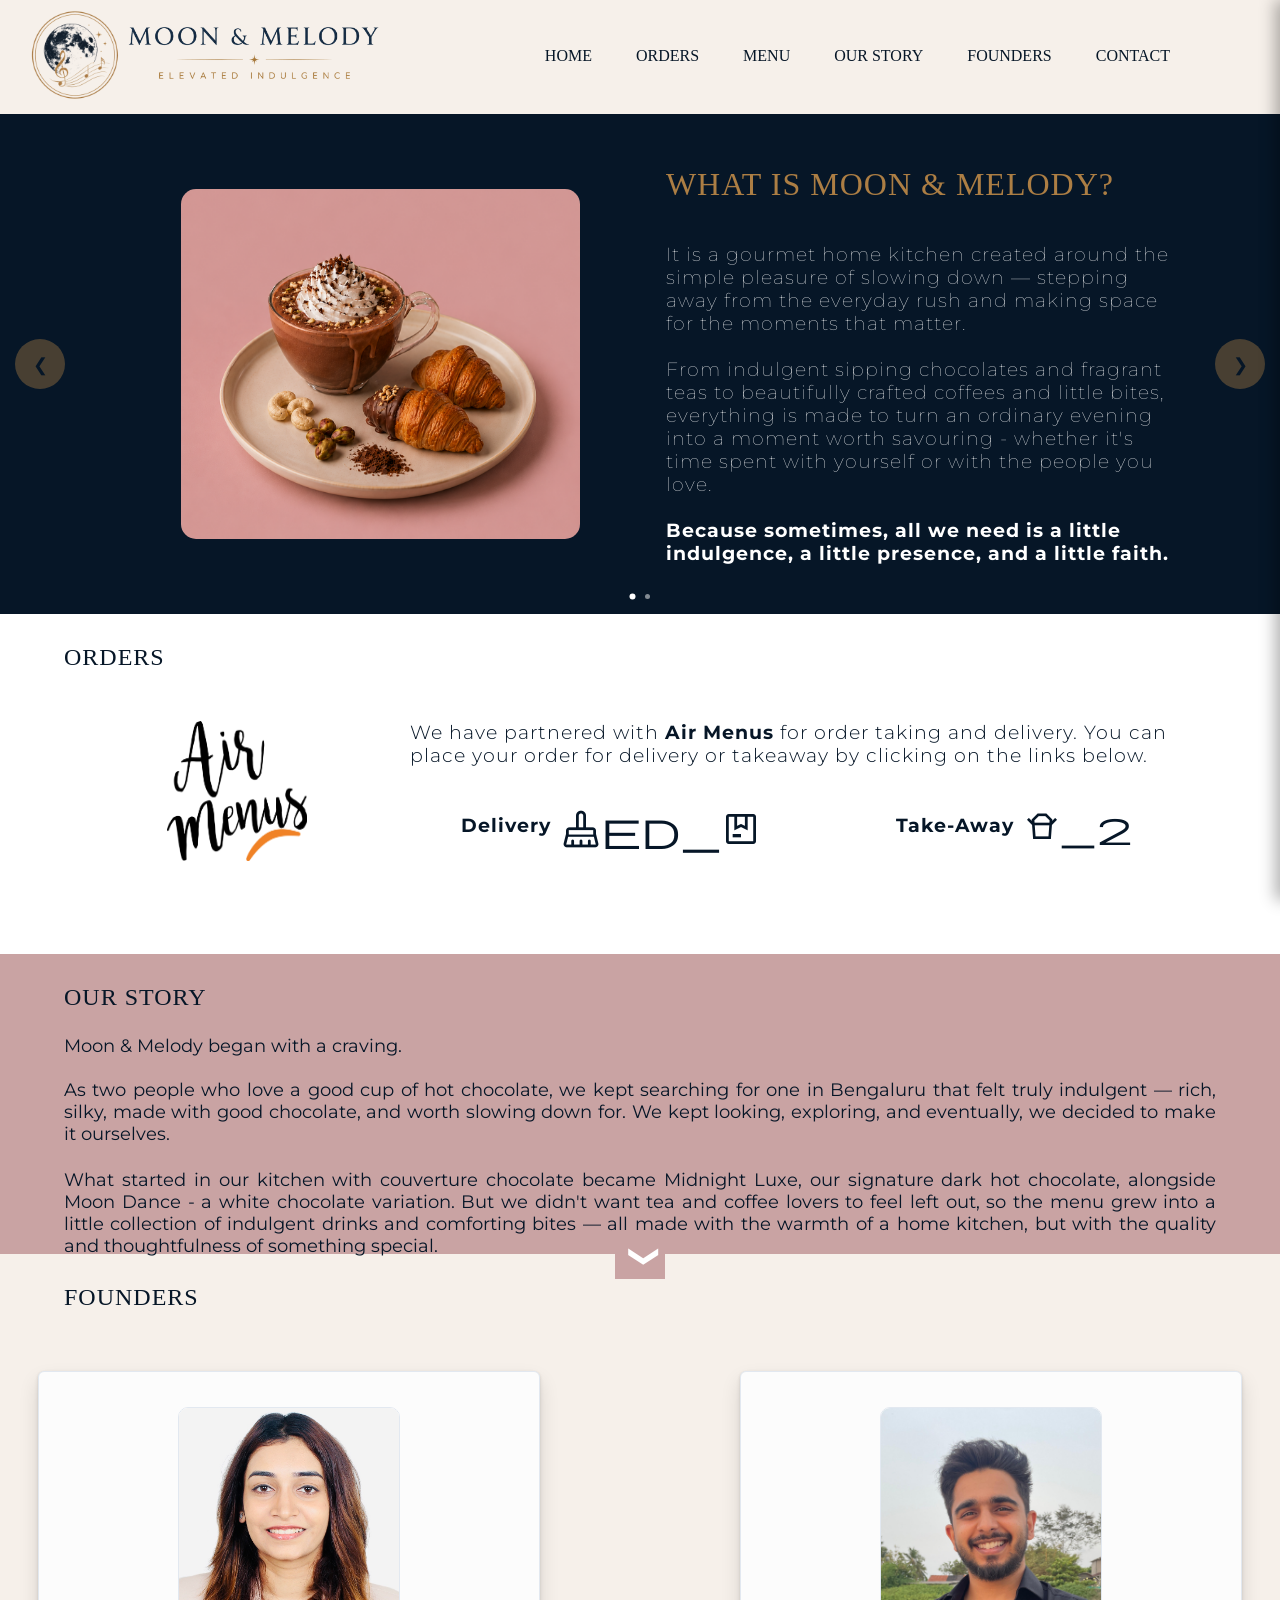
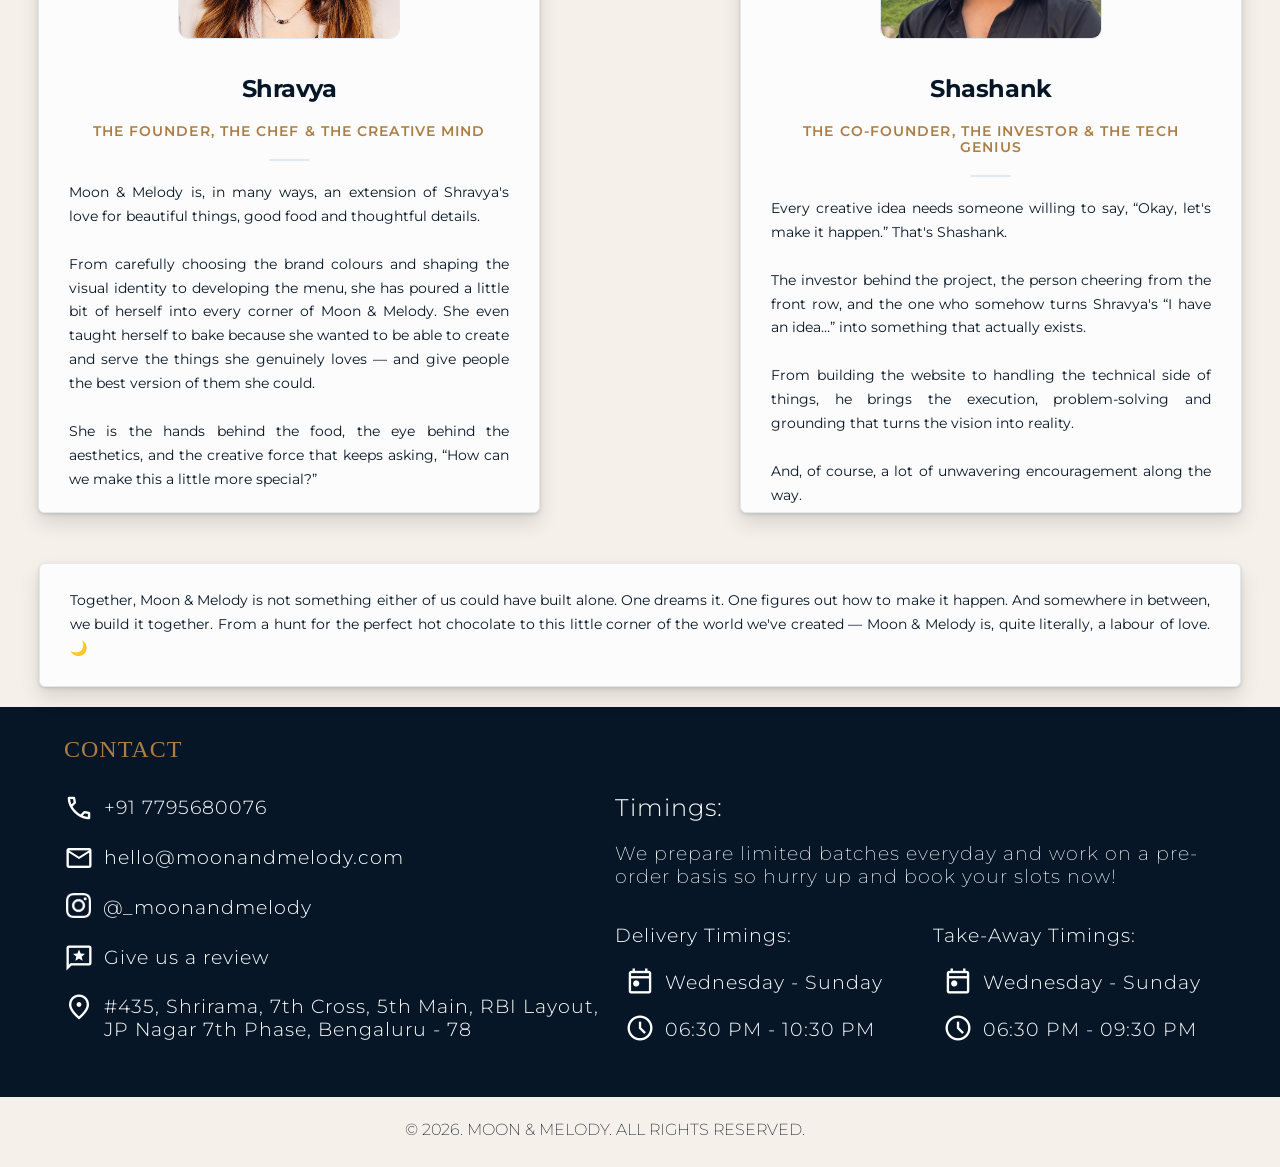
<file: index.html>
<!DOCTYPE html>
<html lang="EN"><head>
    <meta charset="utf-8">
    <meta name="viewport" content="width=device-width,initial-scale=1">
    <!-- Served to browsers set to light mode -->
    <link rel="icon" type="image/x-icon" href="images/darkLogo.webp" media="(prefers-color-scheme: light)" />
    <!-- Served to browsers set to dark mode -->
    <link rel="icon" type="image/x-icon" href="images/lightLogo.webp" media="(prefers-color-scheme: dark)" />
    <title>Moon & Melody</title>
    <link rel="stylesheet" href="css/style.css" />
    <link rel="stylesheet" href="css/carousel.css" />
    <link rel="stylesheet" href="css/profile.css" />
    <link rel="preconnect" href="https://googleapis.com">
    <link rel="preconnect" href="https://gstatic.com" crossorigin>
    <link href="https://fonts.googleapis.com/css2?family=Montserrat:ital,wght@0,100..900;1,100..900&display=swap" rel="stylesheet" >
    <link rel="stylesheet" href="https://fonts.googleapis.com/css2?family=Material+Symbols+Outlined:opsz,wght,FILL,GRAD@20..48,100..700,0..1,-50..200&icon_names=call,location_on,mail,moped_package,reviews,schedule,takeout_dining_2,today" />
</head>
<body>
<div id="pageLoader" class="loader-overlay">
    <div class="loader-logo-wrapper">
        <img src="images/darkLogo.png" alt="Moon & Melody Logo" class="loader-logo">
    </div>
</div>
<nav id="headerNav" class="navbar">
    <div class="logo">
        <img src="images/darkLogo.png" alt="primary logo" class="secondaryLogoHeader positionRelative zIndex1">
        <img src="images/productNameAndTagline.png" alt="MOON & MELODY" class="productNameAndTaglineHeader positionRelative left-20">
    </div>

    <button class="nav-toggle" id="navToggle" aria-label="toggle navigation">
        &#9776;
    </button>

    <ul class="nav-menu" id="navMenu">
        <li><a href="javascript:navigateTo('home');" class="uppercase padding">Home</a></li>
        <li><a href="javascript:navigateTo('order');" class="uppercase padding" >Orders</a></li>
        <li><a href="javascript:void('0');" class="uppercase padding" id="openMenu">Menu</a></li>
        <li><a href="javascript:navigateTo('ourStorySection');" class="uppercase padding">Our Story</a></li>
        <!--<li><a href="javascript:navigateTo('featuredCollectionSection');" class="uppercase padding">Collections</a></li>-->
        <li><a href="javascript:navigateTo('teamSection');" class="uppercase padding">Founders</a></li>
        <li><a href="javascript:navigateTo('contactUsSection');" class="uppercase padding">Contact</a></li>
    </ul>
</nav>

<div class="menu-overlay" id="menuOverlay">
    <!-- Top bar holding the close button -->
    <div class="overlay-header" id="menuHeader">
        <button class="close-btn" id="closeMenu">&times;</button>
        <div class="menuDiv" id="menuDiv">
            <h1 class="textWeight100 uppercase sliding-menu-title" style="color: var(--navy)">Menu</h1>
        </div>
    </div>
    <!-- Scrollable container for menu images -->
    <div class="overlay-body" id="overlayBody">
        <div id="signatureItems" class="signatureItems boxShadow">
            <div>
                <h2 class="uppercase category-heading" style="color: var(--ivory);">Sipping Chocolate</h2>
            </div>
            <div class="menu-carousel-container signature">
                <div class="menu-carousel-div">
                    <div class="menu-carousel-track" id="signatureCarouselTrack">
                        <article class="itemCard">
                            <div class="itemCard-image-div">
                                <img src="images/Midnight%20Luxe.jpeg" alt="Dark Chocolate" class="itemCard-image-div-img">
                            </div>
                            <div class="item-info">
                                <div>
                                    <h2 class="item-name uppercase">Midnight Luxe</h2>
                                </div>
                                <p class="item-title">60% Dark Chocolate - 200mL</p>
                                <p class="item-bio">
                                    Our signature rich 60% dark hot sipping chocolate made with premium couverture chocolate, feels like a warm hug in the cold!
                                </p>

                                <p class="item-price">
                                    MRP &#8377;359/-
                                </p>
                            </div>
                        </article>
                        <article class="itemCard">
                            <div class="itemCard-image-div">
                                <img src="images/Moon%20Dance.jpeg" alt="White Chocolate" class="itemCard-image-div-img">
                            </div>
                            <div class="item-info">
                                <div>
                                    <h2 class="item-name uppercase">Moon Dance</h2>
                                </div>
                                <p class="item-title">White Chocolate - 200mL</p>
                                <p class="item-bio">
                                    Our signature velvety white hot sipping chocolate made with premium couverture chocolate, feels like a Royal Ball celebration in your mouth!
                                </p>
                                <p class="item-price">
                                    MRP &#8377;389/-
                                </p>
                            </div>
                        </article>
                    </div>
                </div>
                <div class="signature-carousel-indicators" id="signatureIndicators">
                    <span class="signatureDot active" data-index="0"></span>
                    <span class="signatureDot" data-index="1"></span>
                </div>
            </div>
            <div class="statutoryDiv">
                <span class="statutory" style="color:white">*Images are for illustration purpose only. Real product might look different.</span>
            </div>
        </div>
        <div id="gourmetItems" class="gourmetItems boxShadow">
            <div>
                <h2 class="uppercase category-heading" style="color: var(--gold);">Gourmet Tea & Coffee</h2>
            </div>
            <div class="menu-carousel-container gourmet">
                <div class="menu-carousel-div">
                    <div class="menu-carousel-track" id="gourmetCarouselTrack">
                        <article class="itemCard">
                            <div class="itemCard-image-div">
                                <img src="images/Rose%20Tea.jpeg" alt="Rose Chai" class="itemCard-image-div-img">
                            </div>
                            <div class="item-info">
                                <div>
                                    <h2 class="item-name uppercase">Rose Chai</h2>
                                </div>
                                <p class="item-title uppercase">Without Milk - 200 ML</p>
                                <p class="item-bio">
                                    Made with real rose petals and water with a hint of cardamom to balance the sweetness. It is sure to bloom a rose in your tongue!
                                </p>
                                <p class="item-price">
                                    MRP &#8377;239/-
                                </p>
                            </div>
                        </article>
                        <article class="itemCard">
                            <div class="itemCard-image-div">
                                <img src="images/Rose%20Tea.jpeg" alt="Rose Chai" class="itemCard-image-div-img">
                            </div>
                            <div class="item-info">
                                <div>
                                    <h2 class="item-name uppercase">Rose Chai</h2>
                                </div>
                                <p class="item-title uppercase">With Milk - 200 ML</p>
                                <p class="item-bio">
                                    Made with real rose petals and water with a hint of cardamom to balance the sweetness and a dash of milk. It is sure to bloom a rose in your tongue!
                                </p>
                                <p class="item-price">
                                    MRP &#8377;259/-
                                </p>
                            </div>
                        </article>
                        <article class="itemCard">
                            <div class="itemCard-image-div">
                                <img src="images/Biscoff%20Latte.jpeg" alt="Biscoff Latte" class="itemCard-image-div-img">
                            </div>
                            <div class="item-info">
                                <div>
                                    <h2 class="item-name uppercase">Biscoff Latte</h2>
                                </div>
                                <p class="item-title uppercase">200 ML</p>
                                <p class="item-bio">
                                    Made with homemade Lotus Biscoff spread (zero oil or preservatives), a shot of premium espresso and milk. Dunk it with two Lotus Biscoff biscuits for that nostalgic feel!
                                </p>
                                <p class="item-price">
                                    MRP &#8377;429/-
                                </p>
                            </div>
                        </article>
                    </div>
                </div>
                <div class="gourmet-carousel-indicators" id="gourmetIndicators">
                    <span class="gourmetDot active" data-index="0"></span>
                    <span class="gourmetDot" data-index="1"></span>
                    <span class="gourmetDot" data-index="2"></span>
                </div>
            </div>
            <div class="statutoryDiv">
                <span class="statutory" style="color:var(--navy)">*Images are for illustration purpose only. Real product might look different.</span>
            </div>
        </div>
        <div id="bakedItems" class="bakedItems boxShadow">
            <div>
                <h2 class="uppercase category-heading" style="color: var(--navy);">Baked Delights</h2>
            </div>
            <div class="menu-carousel-container">
                <button class="bakedItems-carousel-btn bakedItemsPrev" id="bakedItemsPrevBtn">&#10094;</button>
                <button class="bakedItems-carousel-btn bakedItemsNext" id="bakedItemsNextBtn">&#10095;</button>
                <div class="menu-carousel-div">
                    <div class="menu-carousel-track" id="bakedCarouselTrack">
                        <article class="itemCard">
                            <div class="itemCard-image-div">
                                <img src="images/Potato%20Pops.jpeg" alt="Potato Swirls" class="itemCard-image-div-img">
                            </div>
                            <div class="item-info">
                                <div>
                                    <h2 class="item-name uppercase">Golden Potato Swirls</h2>
                                </div>
                                <p class="item-title uppercase">SALTED </p>
                                <p class="item-bio">
                                    What if fries went on a healthy diet and had a makeover? Our oven baked and roasted buttery Potato Swirls sprinkled with salt is the new fries in town!
                                </p>
                                <p class="item-price">
                                    MRP &#8377;169/-
                                </p>
                            </div>
                        </article>
                        <article class="itemCard">
                            <div class="itemCard-image-div">
                                <img src="images/Potato%20Pops.jpeg" alt="Potato Swirls" class="itemCard-image-div-img">
                            </div>
                            <div class="item-info">
                                <div>
                                    <h2 class="item-name uppercase">Golden Potato Swirls</h2>
                                </div>
                                <p class="item-title uppercase">PERI PERI </p>
                                <p class="item-bio">
                                    What if fries went on a healthy diet and had a makeover? Our oven baked and roasted buttery Potato Swirls sprinkled with peri peri is the new fries in town!
                                </p>
                                <p class="item-price">
                                    MRP &#8377;179/-
                                </p>
                            </div>
                        </article>
                        <article class="itemCard">
                            <div class="itemCard-image-div">
                                <img src="images/Bun%20Maska.jpeg" alt="Bun Maska" class="itemCard-image-div-img">
                            </div>
                            <div class="item-info">
                                <div>
                                    <h2 class="item-name uppercase">Brioche Bun Maska</h2>
                                </div>
                                <p class="item-title uppercase">1 PIECE</p>
                                <p class="item-bio">
                                    Our Bun Maska went to France and came back a class apart. Made with Brioche bun and filled with premium French butter maska for a melt in the mouth feeling!
                                </p>
                                <p class="item-price">
                                    MRP &#8377;189/-
                                </p>
                            </div>
                        </article>
                        <article class="itemCard">
                            <div class="itemCard-image-div">
                                <img src="images/Mini%20Croissant.jpeg" alt="Mini Croissant" class="itemCard-image-div-img">
                            </div>
                            <div class="item-info">
                                <div>
                                    <h2 class="item-name uppercase"> Twin Mini Croissants</h2>
                                </div>
                                <p class="item-title uppercase">2 PIECES</p>
                                <p class="item-bio">
                                    Simply buttery and soft, mini in size so it's best for dunking with a drink of your choice! Or go old school and gulp it down as is!
                                </p>
                                <p class="item-price">
                                    MRP &#8377;219/-
                                </p>
                            </div>
                        </article>
                        <article class="itemCard">
                            <div class="itemCard-image-div">
                                <img src="images/Garlic%20Bread.jpeg" alt="Sourdough Garlic Toast" class="itemCard-image-div-img">
                            </div>
                            <div class="item-info">
                                <div>
                                    <h2 class="item-name uppercase">Olives & Cheese Sourdough Toast</h2>
                                </div>
                                <p class="item-title uppercase">4 SLICES</p>
                                <p class="item-bio">
                                    Made with premium French sourdough loaf, homemade garlic butter and topped with a medley of sliced black olives and mozzarella cheese!
                                </p>
                                <p class="item-price">
                                    MRP &#8377;349/-
                                </p>
                            </div>
                        </article>
                    </div>
                </div>
                <div class="baked-carousel-indicators" id="bakedIndicators">
                    <span class="bakedDot active" data-index="0"></span>
                    <span class="bakedDot" data-index="1"></span>
                    <span class="bakedDot" data-index="2"></span>
                    <span class="bakedDot" data-index="3"></span>
                    <span class="bakedDot" data-index="4"></span>
                </div>
            </div>
            <div class="statutoryDiv">
                <span class="statutory" style="color:var(--ivory)">*Images are for illustration purpose only. Real product might look different.</span>
            </div>
        </div>
    </div>
</div>

<div id="" class="hero">
    <div class="carousel-container">
        <!-- Navigation Buttons -->
        <button class="carousel-btn prev" id="prevBtn">&#10094;</button>
        <button class="carousel-btn next" id="nextBtn">&#10095;</button>

        <!-- Slide Track -->
        <div class="carousel-div">
            <div class="carousel-track" id="homeCarouselTrack">
                <div class="carousel-slide">
                    <div class="hero-inner-left">
                        <img src="images/food%20pairing.png" alt="primaryLogo" class="primaryLogoHeight40">
                    </div>
                    <div class="hero-inner-right">
                        <div>
                            <h1 class="textWeight100 uppercase questionClass" style="color: var(--gold)">What is Moon & Melody?</h1>
                        </div>
                        <div>
                            <h3 class="textWeight200 answerClass">
                                It is a gourmet home kitchen created around the simple pleasure of slowing down — stepping away from the everyday rush and making space for the moments that matter.
                                <br /> <br />
                                From indulgent sipping chocolates and fragrant teas to beautifully crafted coffees and little bites, everything is made to turn an ordinary evening into a moment worth savouring - whether it's time spent with yourself or with the people you love.
                                <br /><br />
                                <b>Because sometimes, all we need is a little indulgence, a little presence, and a little faith.</b>
                            </h3>
                        </div>
                    </div>
                </div>
                <div class="carousel-slide">
                    <div class="hero-inner-left">
                        <img src="images/lunar%20cards.png" alt="primaryLogo" class="primaryLogoHeight40" loading="lazy" style="height: 60%">
                    </div>
                    <div class="hero-inner-right">
                        <div>
                            <h1 class="textWeight100 uppercase questionClass" style="color: var(--gold)">What Makes Us Different?</h1>
                        </div>
                        <div>
                            <h3 class="textWeight200 answerClass">
                                It's the little things.
                            </h3>
                            <ul>
                                <li><h3 class="textWeight200 answerClass list">Small-batch recipes</h3></li>
                                <li><h3 class="textWeight200 answerClass list">Thoughtful pairings</h3></li>
                                <li><h3 class="textWeight200 answerClass list">Ingredients chosen with intention</h3></li>
                                <li><h3 class="textWeight200 answerClass list">A menu designed for lingering</h3></li>
                                <li><h3 class="textWeight200 answerClass list">And a little message from the universe, waiting inside every order</h3></li>
                            </ul>
                            <h3 class="textWeight200 answerClass paddingBottom45">
                                At Moon & Melody, we don't just want to make something delicious.
                                <br /><br />
                                <b>We want to make the moment around it feel special!</b>
                            </h3>
                        </div>
                    </div>
                </div>
            </div>
        </div>
        <div class="carousel-indicators" id="homeCarouselIndicators">
            <span class="dot active" data-index="0"></span>
            <span class="dot" data-index="1"></span>
        </div>
    </div>
</div>

<section id="order" class="container order">
    <h1 class="textWeight100 uppercase">Orders</h1>
    <div class="orderDiv">
        <div class="airmenuLogoDiv">
            <img src="images/airMenu.png" alt="Air Menus" class="airmenuLogo">
        </div>
        <div class="orderTextDiv">
            <h3 class="orderText">We have partnered with <b>Air Menus</b> for order taking and delivery. You can place your order for delivery or takeaway by clicking on the links below. <br /><br /></h3>
            <div class="orderTypeOfDeliveryDiv">
                <div class="orderLogoDiv">
                    <a class="orderAnchor" href="https://airmenus.in/moon&melody/order/Delivery/" target="_blank">
                        <div class="orderDeliveryAnchorDiv">
                            <h3 class="orderDeliveryDiv">Delivery</h3>
                            <span class="material-symbols-outlined" style="font-size: 40px;">
                                moped_package
                            </span>
                        </div>
                    </a>
                </div>
                <div class="orderLogoDiv">
                    <a class="orderAnchor" href="https://airmenus.in/moon&melody/order/Take-Away/" target="_blank">
                        <div class="orderTakeawayAnchorDiv">
                            <h3 class="orderTakeawayDiv">Take-Away</h3>
                            <span class="material-symbols-outlined" style="font-size: 36px;">
                                takeout_dining_2
                            </span>
                        </div>
                    </a>
                </div>
            </div>
        </div>
    </div>
</section>

<div class="story-wrapper" id="storyWrapperDiv">
    <section id="ourStorySection" class="container ourStorySection">
        <h1 class="textWeight100 uppercase">Our Story</h1>
        <div>
            <div class="ourStoryTextLeft">
                <h4 class="ourStoryText">
                    Moon & Melody began with a craving.
                    <br /><br />
                    As two people who love a good cup of hot chocolate, we kept searching for one in Bengaluru that felt truly indulgent — rich, silky, made with good chocolate, and worth slowing down for. We kept looking, exploring, and eventually, we decided to make it ourselves.
                </h4>
            </div>
            <div class="ourStoryTextLeft">
                <h4 class="ourStoryText">
                    What started in our kitchen with couverture chocolate became Midnight Luxe, our signature dark hot chocolate, alongside Moon Dance - a white chocolate variation. But we didn't want tea and coffee lovers to feel left out, so the menu grew into a little collection of indulgent drinks and comforting bites — all made with the warmth of a home kitchen, but with the quality and thoughtfulness of something special.
                </h4>
            </div>
        </div>
    </section>

    <section id="ourStoryExpandedSection" class="container ourStoryExpandedSection">
        <div class="ourStoryExpandedDiv">
            <div class="imageDiv">
                <img src="images/us.jpeg" alt="Us" class="usImage">
            </div>
            <div>
                <div class="ourStoryExpandedTextRight">
                    <h4 class="ourStoryText" style="margin-top: 0;">
                        Because that's what we wanted Moon & Melody to feel like: homemade, but elevated. Indulgent, but familiar.
                    </h4>
                </div>
                <div class="ourStoryExpandedTextRight">
                    <h4 class="ourStoryText">
                        But somewhere along the way, we realised we were creating something bigger than food.
                    </h4>
                </div>
                <div class="ourStoryExpandedTextRight">
                    <h4 class="ourStoryText">
                        We both remember the little thrill of childhood — finding a collectible tucked inside a chips packet, a bubblegum wrapper, or some ordinary little treat. Those tiny surprises made everyday moments feel magical. Somewhere between growing up, rushing through work and constantly being on the move, we felt like we had lost that joy.
                    </h4>
                </div>
                <div class="ourStoryExpandedTextRight">
                    <h4 class="ourStoryText">
                        So we decided to bring a little of it back.
                    </h4>
                </div>
                <div class="ourStoryExpandedTextRight">
                    <h4 class="ourStoryText">
                        Every Moon & Melody order carries a lunar cycle collectible card — a small message from the universe, meant to find you wherever you are in life. Not an answer, not a prediction. Just a little reminder to pause, have faith, and trust your journey. Because we believe slowing down is a luxury of its own.
                    </h4>
                </div>
            </div>
        </div>
        <div style="margin-top: -20px;">
            <div class="ourStoryTextLeft">
                <h4 class="ourStoryText">
                    An evening doesn't always need to be productive. Sometimes it can be a warm cup of chocolate shared with someone you love. A long conversation with your sibling. A date that lasts a little longer. A quiet evening with yourself. Or simply a moment to savour something delicious.
                </h4>
            </div>
            <div class="ourStoryTextLeft" style="margin-top: 50px;">
                <h4 class="ourStoryText">
                    Moon & Melody was created for those moments.
                </h4>
            </div>
            <div class="ourStoryTextLeft">
                <h4 class="ourStoryText">
                    For slowing down.
                    For being present.
                    For finding joy in the little things again.
                </h4>
            </div>
        </div>
    </section>

    <button class="ourStoryExpand" title="Expand to know more..." id="ourStoryExpandButton">&#10094;</button>
</div>

<!--
<section id="featuredCollectionSection" class="container featuredCollectionSection">
    <h1 class="textWeight100 uppercase" style="color: var(--gold);">Collections</h1>
</section>
<div class="hero" style="background-color: white;">
    <div class="collection-carousel-container">
         Navigation Buttons
        <button class="collection-carousel-btn prev" id="collectionPrevBtn">&#10094;</button>
        <button class="collection-carousel-btn next" id="collectionNextBtn">&#10095;</button>

         Slide Track
        <div class="carousel-div">
            <div class="carousel-track" id="collectionCarouselTrack">
                <div class="carousel-slide">
                    <div class="collection-hero-inner-left">
                        <div>
                            <h1 class="textWeight100 uppercase questionClass" style="color: var(--gold)">What is <br/>Moon & Melody?</h1>
                        </div>
                        <div>
                            <h3 class="textWeight100 answerClass">It is a concept kitchen</h3>
                        </div>
                    </div>
                    <div class="collection-hero-inner-right">
                        <img src="images/primaryLogo.png" alt="primaryLogo" class="primaryLogoHeight40">
                    </div>
                </div>
                <div class="carousel-slide">
                    <div class="collection-hero-inner-left">
                        <div>
                            <h1 class="textWeight100 uppercase questionClass" style="color: var(--gold)">What is <br/>Moon & Melody?</h1>
                        </div>
                        <div>
                            <h3 class="textWeight100 answerClass">It is a concept kitchen 1</h3>
                        </div>
                    </div>
                    <div class="collection-hero-inner-right">
                        <img src="images/primaryLogo.png" alt="primaryLogo" class="primaryLogoHeight40">
                    </div>
                </div>
                <div class="carousel-slide">
                    <div class="collection-hero-inner-left">
                        <div>
                            <h1 class="textWeight100 uppercase questionClass" style="color: var(--gold)">What is <br/>Moon & Melody?</h1>
                        </div>
                        <div>
                            <h3 class="textWeight100 answerClass">It is a concept kitchen 2</h3>
                        </div>
                    </div>
                    <div class="collection-hero-inner-right">
                        <img src="images/primaryLogo.png" alt="primaryLogo" class="primaryLogoHeight40">
                    </div>
                </div>
            </div>
        </div>
        <div class="carousel-indicators" id="collectionCarouselIndicators">
            <span class="featuredCollectionDot active" data-index="0"></span>
            <span class="featuredCollectionDot" data-index="1"></span>
            <span class="featuredCollectionDot" data-index="2"></span>
        </div>
    </div>
</div>

-->
<section id="teamSection" class="container teamSection" style="height: auto;">
    <h1 class="textWeight100 uppercase">Founders</h1>
    <!-- Profile card -->
    <div class="card-display">
        <div class="card-perspective">
            <article class="visiting-card">
                <!-- Profile Picture (Square with rounded corners) -->
                <div class="profile-image-wrapper">
                    <div class="image-wrapper">
                        <img src="images/shravya.jpeg" alt="Jane Doe" class="profile-img">
                    </div>
                </div>

                <!-- Card Info -->
                <div class="profile-info">
                    <div class="teammate-pill">
                        <h2 class="profile-name">Shravya</h2>
                        <span class="pill-divider"></span>
                        <span class="teammate-meaning uppercase">Melody</span>
                    </div>
                    <p class="profile-title">The Founder, The Chef & The Creative Mind</p>

                    <!-- Divider element -->
                    <div class="card-divider"></div>

                    <p class="profile-bio">
                        Moon & Melody is, in many ways, an extension of Shravya's love for beautiful things, good food and thoughtful details.
                        <br /><br />
                        From carefully choosing the brand colours and shaping the visual identity to developing the menu, she has poured a little bit of herself into every corner of Moon & Melody. She even taught herself to bake because she wanted to be able to create and serve the things she genuinely loves — and give people the best version of them she could.
                        <br /><br />
                        She is the hands behind the food, the eye behind the aesthetics, and the creative force that keeps asking, “How can we make this a little more special?”
                    </p>
                </div>
            </article>
        </div>
        <div class="card-perspective">
            <article class="visiting-card">
                <!-- Profile Picture (Square with rounded corners) -->
                <div class="profile-image-wrapper">
                    <div class="image-wrapper">
                        <img src="images/shashank.jpeg" alt="Jane Doe" class="profile-img" style="transform: scale(1.6);object-position: center -50%;">
                    </div>
                </div>

                <!-- Card Info -->
                <div class="profile-info">
                    <div class="teammate-pill">
                        <h2 class="profile-name teammate-name">Shashank</h2>
                        <span class="pill-divider"></span>
                        <span class="teammate-meaning uppercase">Moon</span>
                    </div>
                    <p class="profile-title">The Co-Founder, The Investor & The Tech Genius</p>
                    <!-- Divider element -->
                    <div class="card-divider"></div>

                    <p class="profile-bio">
                        Every creative idea needs someone willing to say, “Okay, let's make it happen.” That's Shashank.
                        <br /><br />
                        The investor behind the project, the person cheering from the front row, and the one who somehow turns Shravya's “I have an idea…” into something that actually exists.
                        <br /><br />
                        From building the website to handling the technical side of things, he brings the execution, problem-solving and grounding that turns the vision into reality.
                        <br /><br />
                        And, of course, a lot of unwavering encouragement along the way.
                    </p>
                </div>
            </article>
        </div>
    </div>
    <div class="card-display">
        <div class="last-card-perspective">
            <article class="visiting-last-card">
                <div class="profile-info">
                    <p class="profile-bio">
                        Together, Moon & Melody is not something either of us could have built alone.
                        One dreams it. One figures out how to make it happen. And somewhere in between, we build it together.
                        From a hunt for the perfect hot chocolate to this little corner of the world we've created — Moon & Melody is, quite literally, a labour of love. 🌙
                    </p>
                </div>
            </article>
        </div>
    </div>
</section>

<section id="contactUsSection" class="container contactUsSection">
    <h1 class="textWeight100 uppercase" style="color: var(--gold);">Contact</h1>
    <div style="margin-top: -20px;">
        <div class="contactTextDiv">
            <!--<h3 class="description" style="color: var(--premium-white);font-weight: 200;">Our goal is to serve consistent, high quality, healthy snacks and beverages</h3>-->
        </div>
        <div class="contactInfoDiv">
            <div class="socialsDiv">
                <div class="phoneDiv">
                    <span class="material-symbols-outlined material-icon">
                        call
                    </span>
                    <h3 style="color: white;font-weight: 300;margin-top: 3px;">+91 7795680076</h3>
                </div>
                <div class="emailDiv">
                    <span class="material-symbols-outlined material-icon">
                        mail
                    </span>
                    <h3 style="color: white;font-weight: 300;margin-top: 3px;">hello@moonandmelody.com</h3>
                </div>
                <div class="instagramDiv">
                    <img src="images/instagram.webp" alt="Instagram" class="instgramImage">
                    <h3 style="color: white;font-weight: 300;margin-top: 3px;margin-left: 2px;"><a class="contactAnchor" href="https://instagram.com/_moonandmelody" target="_blank">@_moonandmelody</a></h3>
                </div>
                <div class="reviewsDiv">
                    <span class="material-symbols-outlined material-icon">
                        reviews
                    </span>
                    <h3 style="color: white;font-weight: 300;margin-top: 3px;"><a href="https://g.page/r/CQkFWY5uif5REBM/review" target="_blank" class="contactAnchor">Give us a review</a></h3>
                </div>
                <div class="addressDiv">
                    <span class="material-symbols-outlined material-icon">
                        location_on
                    </span>
                    <h3 style="color: white;font-weight: 300;margin-top: 3px;"><a href="https://maps.app.goo.gl/M2M66NvbD84yeXmu7" target="_blank" class="contactAnchor">#435, Shrirama, 7th Cross, 5th Main, RBI Layout, <br />JP Nagar 7th Phase, Bengaluru - 78</a></h3>
                </div>
            </div>
            <div class="timingsDiv">
                <div>
                    <h2 class="timings">Timings:</h2>
                    <h3 class="timingsText">We prepare limited batches everyday and work on a pre-order basis so hurry up and book your slots now!</h3>
                </div>
                <div class="slotTimings">
                    <div>
                        <h3 style="color: white;font-weight: 300;margin-top: 0;">
                            Delivery Timings:
                        </h3>
                        <div class="deliverySlot">
                            <div class="deliveryDays">
                            <span class="material-symbols-outlined material-icon">
                                today
                            </span>
                                <h3 style="margin-top: 5px;color: white;font-weight: 300;margin-left: 10px;">Wednesday - Sunday</h3>
                            </div>
                            <div class="deliveryTimings">
                            <span class="material-symbols-outlined material-icon">
                                schedule
                            </span>
                                <h3 style="margin-top: 5px;color: white;font-weight: 300;margin-left: 10px;">06:30 PM - 10:30 PM</h3>
                            </div>
                        </div>
                    </div>
                    <div>
                        <h3 style="color: white;font-weight: 300;margin-top: 0;">
                            Take-Away Timings:
                        </h3>
                        <div class="takeawaySlot">
                            <div class="takeawayDays">
                            <span class="material-symbols-outlined material-icon">
                                today
                            </span>
                                <h3 style="margin-top: 5px;color: white;font-weight: 300;margin-left: 10px;">Wednesday - Sunday</h3>
                            </div>
                            <div class="takeawayTimings">
                            <span class="material-symbols-outlined material-icon">
                                schedule
                            </span>
                                <h3 style="margin-top: 5px;color: white;font-weight: 300;margin-left: 10px;">06:30 PM - 09:30 PM</h3>
                            </div>
                        </div>
                    </div>
                </div>
            </div>
        </div>
    </div>
</section>

<nav id="footerNav" class="navbar footer">
    <div style="width: 100%">
        <h4 class="uppercase">&copy; 2026. Moon & Melody. All rights reserved.</h4>
    </div>
</nav>

<script src="js/main.js" defer></script>
<script src="js/carousel.js" defer></script>

<script>
    window.addEventListener('load', function() {
        const loader = document.getElementById('pageLoader');
        if (loader) {
            loader.classList.add('fade-out');
            setTimeout(() => {
                loader.remove();
            }, 500);
        }
    });
</script>
</body>

</html>
</file>
<file: css/style.css>
/*
cream colour hexcode: #f6f0ea
Dark Blue hexcode: #061627
Gold hexcode: ac7e44
*/

:root{
    --navy:#061627;
    --gold:#AC7E44;
    --ivory:#F6F0EA;
    --rose:#C9A3A3;
    --brown:#6B4F4F;
}

html {
    scroll-behavior: smooth;
}

body{
    margin:0;
    background:var(--ivory);
    font-family:'Cinzel',serif;
    color:var(--navy)
}

.logo,h1,h2{
    font-family:'Cinzel',serif;
}

.navbar{
    display:flex;
    justify-content:space-between;
    padding:10px 100px 10px  30px;
    background:var(--ivory);
    position: sticky;
    width: stretch;
    z-index: 999;
    top: 0;
}

.navbar ul{
    display:flex;
    gap:24px;
    list-style:none;
    align-items: center;
    font-size: 16px;
}

.navbar li{
    height: 20px;
}

.nav-toggle {
    display: none;
    background: none;
    border: none;
    font-size: 28px;
    cursor: pointer;
}

.navbar li:hover a.padding{
    color: var(--gold);
}

.navbar a{
    text-decoration:none;
    color:var(--navy);
    background-color: transparent;
}

.hero{
    height:500px;
    background: var(--navy);
    display:flex;
    align-items:center;
    justify-content:center;
    color:white;
}

.hero-inner{
    text-align:center
}

.hero-inner-left{
    height: 100%;
    width: 55%;
    display: flex;
    align-items: center;
    justify-content: center;
}

.hero-inner-right{
    height: 100%;
    width: 50%;
    display: flex;
    align-items: center;
    justify-content: center;
    flex-direction: column;
}

.list {
    margin: 0;
}

.collection-hero-inner-left{
    height: 100%;
    display: flex;
    width: 40%;
    align-items: center;
    justify-content: center;
    flex-direction: column;
}

.collection-hero-inner-right{
    height: 100%;
    width: 55%;
    display: flex;
    align-items: center;
    justify-content: center;
}

.container{
    padding:10px 5%
}

.collectionContainer{
    padding:10px 0 0 0;
}

.logo, h1, h2, h3 {
    font-family: 'Cinzel', serif;
    letter-spacing: 1px;
    color:var(--navy);
}

.secondaryLogoHeader{
    height: 90px;
}

.uppercase{
    text-transform: uppercase;
}

.padding{
    padding: 0 10px 0 10px;
    display: inline-block;
}

.productNameAndTaglineHeader{
    height:70px;
    padding-bottom: 8px;
}

.displayInline{
    display: inline-block;
}

.positionRelative{
    position: relative;
}

.zIndex1{
    z-index: 1;
}

.left-20{
    left: -10px;
}

.primaryLogoHeight0{
    height: 40px;
}

.primaryLogoHeight40{
    height: 40px;
}

.text h1,h2,h3,h4,h5,h6{
    color: var(--gold);
    font-family: 'Montserrat', serif;
}

.order{
    background-color: white;
    height:300px;
    position: relative;
    padding-bottom: 30px;
}

.orderText {
    color: var(--navy);
    font-weight: 300;
    margin-top: 0;
}

.orderDiv {
    display: flex;
    margin-top: 50px;
}

.orderTextDiv {
    width: 70%;
}

.airmenuLogoDiv {
    width: 30%;
    text-align: center;
}

.airmenuLogo {
    width: 140px;
    height: 140px;
}

.orderLogoDiv {
    display: flex;
    justify-content: center;
    width: 50%;
}

.orderTypeOfDeliveryDiv {
    display: flex;
}

.orderAnchor {
    width: 100%;
    color: var(--navy);
    text-decoration: none;
}

.orderDeliveryAnchorDiv {
    display: flex;
    width: 100%;
    justify-content: center;
}

.orderTakeawayAnchorDiv {
    display: flex;
    width: 100%;
    justify-content: center;
}

.orderDeliveryDiv {
    font-weight: bold;
    margin-top: 5px;
    margin-right: 10px;
    color: var(--navy);
}

.orderTakeawayDiv {
    font-weight: bold;
    margin-top: 5px;
    margin-right: 10px;
    color: var(--navy);
}

.deliveryLogo {
    width: 30px;
    height: 30px;
    margin-top: 15px;
}

.takeawayLogo {
    width: 30px;
    height: 30px;
    margin-top: 15px;
}

.ourStorySection{
    background-color: var(--rose);
    height:230px;
    position: relative;
    padding-bottom: 60px;
}

.ourStoryTextLeft {
    width: 100%;
}

.ourStoryTextRight {
    width: 70%;
    text-align: right;
    padding-left: 30%;
}

.ourStoryExpandedDiv {
    display: flex;
}

.ourStoryExpandedTextRight {
    width: 95%;
    text-align: right;
    padding-left: 5%;
}

.imageDiv {
    align-content: center;
    height: 368px;
}

.usImage {
    height: 335px;
    width: 420px;
    border-radius: 20px;
}

.ourStoryText {
    color: var(--navy);
    font-weight: 400;
    font-size: 18px;
    text-align: justify;
}

.featuredCollectionSection{
    background-color: white;
}

.foundersSection{
    background-color: var(--ivory);
    height:400px;
}

.contactUsSection{
    background-color: var(--navy);
    height:370px;
}

.contactInfoDiv {
    display: flex;
    margin-top: 50px;
}

.orderAnchor {
    width: 100%;
    color: var(--navy);
    text-decoration: none;
}

.socialsDiv {
    display: inline-grid;
    width: 55%;
    row-gap: 5px;
}

.material-icon {
    font-size: 30px !important;
    font-weight: 500;
    color:white;
    height: 25px;
}

.phoneDiv {
    display: flex;
    gap: 10px;
}

.emailDiv {
    display: flex;
    gap: 10px;
}

.instagramDiv {
    display: flex;
    gap: 10px;
}

.contactAnchor {
    width: 100%;
    color: white;
    text-decoration: none;
}

.addressDiv {
    display: flex;
    gap: 10px;
}

.reviewsDiv {
    display: flex;
    gap: 10px;
}

.instgramImage {
    height: 25px;
    width: 25px;
    margin-left: 2px;
}

.timingsDiv {
    display: inline;
    width: 60%;
}

.timings {
    color: white;
    font-weight: 300;
    margin-top: 0;
}

.timingsText {
    color: white;
    font-weight: 200;
    margin-top: 0;
}

.hero-inner-right div{
    width:100%;
}

.questionClass{
    font-weight: 400;
    letter-spacing: 1px;
}

.textWeight100{
    font-weight: 100;
}

.textWeight200{
    font-weight: 200;
}

.montserrat{
   font-family: 'Montserrat',serif;
}

.answerClass{
    font-weight: 100;
    color: white;
    letter-spacing: 1px;
}

.slotTimings {
    display: flex;
    gap: 50px;
    margin-top: 36px;
}

.deliverySlot {
    padding-left: 10px;
}

.deliveryDays {
   display: flex;
}

.deliveryTimings {
    display: flex;
}

.takeawaySlot {
    padding-left: 10px;
}

.takeawayDays {
    display: flex;
}

.takeawayTimings {
    display: flex;
}

.footer{
    position: relative !important;
    height: 50px;
    color: var(--navy);
    font-weight: 300;
}

.footer h4{
    margin-top:13px;
    display: flex;
    justify-content: center;
    font-weight: 200;
    color: var(--navy);
}

.navbar.scrolled {
    /* 1. Shrinks width slightly and indents from screen edges to look floating */
    width: auto;
    left: 3%;
    background-color: rgba(246, 240, 234, 0.90);
    backdrop-filter: blur(8px); /* Modern blurred glass transparency */
    border: 1px solid rgba(255, 255, 255, 0.4);

    /* 2. Pushes the header vertically closer to the viewer's eye */
    transform: translateZ(20px);

    /* 3. Deep, multi-layered real-world shadow simulating physical desk lift */
    box-shadow:
            0 1px 1px rgba(0, 0, 0, 0.05),
            0 4px 8px rgba(0, 0, 0, 0.04),
            0 16px 32px rgba(0, 0, 0, 0.08),
            0 30px 60px rgba(0, 0, 0, 0.05);
}

.story-wrapper {
    position: relative;
    width: 100%;
    transition: max-height 0.6s ease;
    /* Set this to your default/collapsed height */
    max-height: 300px;
    z-index: 998;
}

.story-wrapper.open {
    max-height: 1000px; /* Large enough value to clear both sections */
}

.ourStoryExpand{
    position: absolute;
    bottom: -30px;
    left: 50%;
    transform: translateX(-50%) rotate(-90deg);
    color: white;
    border: none;
    padding: 0 15px 0 10px;
    cursor: pointer;
    font-size: 30px;
    z-index: 1;
    /*border-radius: 50%;*/
    background-color: var(--rose);
    transition: transform 0.1s ease;
    width: 40px;
    height: 50px;
    /*opacity: 0.2;*/
}

.ourStoryExpandClose{
    position: absolute;
    bottom: 0;
    left: 50%;
    transform: translateX(-50%) rotate(90deg);
    color: white;
    border: none;
    padding: 0 15px 2px 0;
    cursor: pointer;
    font-size: 30px;
    z-index: 1;
    /*border-radius: 50%;*/
    background-color: var(--rose);
    transition: transform 0.1s ease;
    width: 25px;
    height: 50px;
    /*opacity: 0.2;*/
}

.ourStoryExpandedSection{
    display: none;
    background-color: var(--rose);
    height:620px;
    opacity: 0;
    visibility: hidden;
    overflow: hidden;
    transition: opacity 0.6s ease, max-height 0.6s ease, visibility 0.6s;
}

.ourStorySection.show{
    padding-bottom: 60px;
}

.ourStoryExpandedSection.show{
    display: block;
    opacity: 1;
    visibility: visible;
    padding-top: 0;
}

/* Teammate name animator css */
.teammate-pill {
    display: inline-flex;       /* Keeps the div compact and snug around text */
    align-items: center;
    padding: 10px 24px;         /* Uniform starting padding */
    border-radius: 30px;        /* Smooth, pill-shaped rounded edges */
    font-family: 'Montserrat',serif;
    font-size: 1rem;
    font-weight: 600;
    cursor: pointer;

    /* Restricts structural warping; ensures pixel shifts animate smoothly */
    max-width: 150px;
    white-space: nowrap;        /* Stops text from wrapping to a second line */
    overflow: hidden;           /* Keeps hidden components masked */

    /* Orchestrates the expansion speed */
    transition: max-width 0.5s cubic-bezier(0.25, 1, 0.5, 1),
    background-color 0.3s ease;
}

/* 1. Teammate Name Behavior */
.teammate-name {
    transition: color 0.3s ease;
}

/* 2. Central Separator Behavior */
.pill-divider {
    height: 16px;
    width: 2px;
    background-color: var(--gold);  /* Vibrant blue accent color */

    /* Start completely hidden and collapsed */
    opacity: 0;
    max-width: 0;
    margin: 0;

    transition: opacity 0.3s ease,
    max-width 0.4s ease,
    margin 0.4s ease;
}

/* 3. Meaning Text Behavior */
.teammate-meaning {
    color: var(--navy);             /* Muted gray text color */
    font-size: 0.9rem;
    font-weight: 400;

    /* Start completely hidden and collapsed */
    opacity: 0;
    max-width: 0;

    transition: opacity 0.3s ease,
    max-width 0.5s ease;
}

/* ==========================================
   THE HOVER ACTIONS (The Animation Sequence)
   ========================================== */

.teammate-pill:hover {
    /* Safely expands the small container width to reveal all text elements */
    max-width: 400px;
}

/* On hover, reveal the central vertical divider line */
.teammate-pill:hover .pill-divider {
    opacity: 1;
    max-width: 2px;
    margin: 0 14px;            /* Smoothly pushes the name left and meaning right */
}

/* On hover, reveal the name meaning text field */
.teammate-pill:hover .teammate-meaning {
    opacity: 1;
    max-width: 200px;          /* Gives text enough room to fade inward */
}

/* Optional: Changes name color on active hover state */
.teammate-pill:hover .teammate-name {
    color: var(--navy);
}

/* 1. The Hidden Sliding Overlay Panel */
.menu-overlay {
    box-shadow: -5px 0 15px rgba(0, 0, 0, 0.3);
    box-sizing: border-box;
    display: flex;
    flex-direction: column;
    position: fixed;
    top: 0;
    right: -100%;
    width: 100%;
    max-width: 100%;
    height: 100%;
    z-index: 1000;
    transition: right 0.4s ease-in-out;
    overflow: hidden; /* Keeps scrollbars inside */
    background-color: transparent; /* Crucial: stops the box layer from breaking filter engines */
}

/* Active class to slide the panel into view */
.menu-overlay.active {
    right: 0;
}

/* 2. Top Bar inside Overlay for the Close Button */
.overlay-header {
    position: absolute;
    top: 0;
    left: 0;
    width: 100%;
    height: 10%;
    display: flex;
    align-items: center;
    padding: 20px;
    box-sizing: border-box;
    z-index: 100; /* Pushes header layers directly above your scrolling images */
    background-color: rgba(246, 240, 234, 0.95);
    transition: all 0.2s ease-in-out;
}

.overlay-header.scrolled{
    /* CHANGED: Switched from position: sticky to absolute to prevent main window leaking */
    position: absolute;
    top: 0;
    background-color: rgba(246, 240, 234, 0.75); /* Lowered for optimal frosting opacity */

    -webkit-backdrop-filter: blur(12px); /* Vital Safari prefix rendering support */
    backdrop-filter: blur(12px);         /* Modern blurred glass transparency */

    box-shadow:
            0 1px 1px rgba(0, 0, 0, 0.05),
            0 4px 8px rgba(0, 0, 0, 0.04),
            0 16px 32px rgba(0, 0, 0, 0.08);
}

/* Close Button styling placed on the top-left */
.close-btn {
    font-size: 30px;
    font-weight: bold;
    color: #333;
    cursor: pointer;
    border: none;
    background: none;
    padding: 0;
    line-height: 1;
}

.close-btn:hover {
    color: #ff6b6b;
}

/* 3. Scrollable Area for Menu Images */
.overlay-body {
    padding: 80px 20px 0 20px;
    overflow-y: auto;
    flex-grow: 1;
    background-color: var(--ivory);
}

.menu-image {
    width: 100%;
    height: auto;
    margin-bottom: 15px;
    border-radius: 5px;
    box-shadow: 0 2px 5px rgba(0,0,0,0.1);
}

.menuDiv {
    display: flex;
    align-items: center;
    gap: 20px;
    padding: 20px;
}

.sliding-menu-title {
    position: absolute;
    left: 50%;
    transform: translateX(-50%);
    font-weight: bold;
    white-space: nowrap;
    text-align: center;
}

.category-heading{
    padding-left: 33px;
}

.signatureItems{
    margin: 15px 15px;
    background-color: var(--navy);
    height: 630px;
    padding: 20px;
    border-radius: 35px;
    box-shadow:
            0 1px 3px rgba(0, 0, 0, 0.1),
            0 10px 20px rgba(0, 0, 0, 0.52),
            0 2px 5px rgba(0, 0, 0, 0.1);
}

.signature-carousel-indicators {
    display: none;
}


.gourmetItems{
    margin: 15px 15px;
    background-color: var(--ivory);
    height: 630px;
    padding: 20px;
    border-radius: 35px;
    box-shadow:
            0 1px 3px rgba(0, 0, 0, 0.1),
            0 10px 20px rgba(0, 0, 0, 0.52),
            0 2px 5px rgba(0, 0, 0, 0.1);
}

.gourmet-carousel-indicators {
    display: none;
}

.bakedItems{
    margin: 15px 15px;
    background-color: var(--gold);
    height: 630px;
    padding: 20px;
    border-radius: 35px;
    box-shadow:
            0 1px 3px rgba(0, 0, 0, 0.1),
            0 10px 20px rgba(0, 0, 0, 0.52),
            0 2px 5px rgba(0, 0, 0, 0.1);
}

.baked-carousel-indicators {
    display: none;
}

.addOnItems{
    margin: 15px 15px;
    background-color: var(--navy);
    height: 600px;
    padding: 20px;
    border-radius: 35px;
    box-shadow:
            0 1px 3px rgba(0, 0, 0, 0.1),
            0 10px 20px rgba(0, 0, 0, 0.52),
            0 2px 5px rgba(0, 0, 0, 0.1);
}

.overlay-body div div h2{
    font-weight: 400;
}

.signatureImages{
    width: 100px;
    height: 100px;
}

.itemCard {
    width: 390px;               /* Tall, narrow visiting card aspect ratio */
    min-width: 390px;
    height: 500px;
    background: #fcfcfc;        /* Premium paper off-white color */
    border: 1px solid #e2e8f0;
    border-radius: 6px;         /* Subtle corner rounding, mimicking cut paper */
    position: relative;
    overflow: hidden;
    font-family: 'Montserrat',serif;

    /* Layered shadow system: provides ambient drop + crisp close shadow */
    box-shadow:
            0 1px 3px rgba(0, 0, 0, 0.1),
            0 10px 20px rgba(0, 0, 0, 0.12),
            0 2px 5px rgba(0, 0, 0, 0.05);

    /* Prepares the smooth 3D tilting motion transition */
    transition: transform 0.4s cubic-bezier(0.165, 0.84, 0.44, 1),
    box-shadow 0.4s ease;
    transform-style: preserve-3d;
}

.itemCard-image-div {
    display: flex;
    justify-content: center;
    margin-top: 65px;
}

.itemCard-image-div-img {
    width: 190px;
    height: 180px;
    border-radius: 8px; /* Slightly rounded square instead of full circle */
    object-fit: cover;
    padding: 4px; /* Creates a clean matting border effect around the photo */
    transform: scale(1.5);
}

.item-info {
    padding: 50px 30px;
    text-align: center;
}

.item-name {
    margin: 0;
    color: var(--navy);
    font-size: 17px;
    font-weight: 700;
    letter-spacing: -0.02em;
}

.item-title {
    margin: 10px 0 0 0;
    color: var(--gold); /* Accent color matching top stripe */
    font-size: 0.85rem;
    font-weight: 600;
    text-transform: uppercase;
    letter-spacing: 0.08em;
}

.item-bio {
    margin-top: 10px;
    color: var(--navy);
    font-size: 0.88rem;
    line-height: 1.7; /* Generous text leading for excellent readability */
    text-align: justify; /* Gives it a formal, printed look */
}

.item-price-heading {

}

.item-quantity {
    margin: 50px 0 0 0;
    color: var(--gold); /* Accent color matching top stripe */
    font-size: 0.95rem;
    font-weight: 600;
    text-transform: uppercase;
    letter-spacing: 0.08em;
}

.item-price {
    margin-bottom: 10px;
    color: var(--gold); /* Accent color matching top stripe */
    font-size: 0.95rem;
    font-weight: 600;
    text-transform: uppercase;
    letter-spacing: 0.08em;
    bottom: 0;
    position: absolute;
    transform: translateX(115%);
}

.statutoryDiv{
    display: flex;
    justify-content: center;
    margin-top: 16px;
    font-size: 0.7rem;
}
.statutory{
    font-weight: 400;
    font-family: 'Montserrat', serif;
}

.loader-overlay {
    position: fixed;
    top: 0;
    left: 0;
    width: 100%;
    height: 100vh;
    background-color: var(--ivory, #fdfbf7);
    display: flex;
    justify-content: center;
    align-items: center;
    z-index: 99999; /* Stands above sticky elements */
    opacity: 1;
    transition: opacity 0.5s ease, visibility 0.5s ease;
}

/* Hidden state wrapper utility class */
.loader-overlay.fade-out {
    opacity: 0;
    visibility: hidden;
}

/* Logo container bounding properties */
.loader-logo-wrapper {
    max-width: 180px; /* Adjust this to size your logo nicely on the screen */
    width: 40%;       /* Fluid scale sizing constraints on mobile views */
    text-align: center;
}

/* Logo scaling rules and pulse animation trigger */
.loader-logo {
    width: 100%;
    height: auto;
    display: block;
    animation: logoPulse 1.8s ease-in-out infinite;
}

/* Elegant breathing pulse animation */
@keyframes logoPulse {
    0% {
        transform: scale(0.92);
        opacity: 0.6;
    }
    50% {
        transform: scale(1.03);
        opacity: 1;
    }
    100% {
        transform: scale(0.92);
        opacity: 0.6;
    }
}

/* --- MOBILE STYLES (Screens 768px wide or smaller) --- */
@media (max-width: 768px) {
    .productNameAndTaglineHeader {
        height: 60px;
    }

    .secondaryLogoHeader {
        height: 80px;
    }

    .navbar {
        padding: 10px 20px; /* Reduce heavy desktop padding on mobile */
    }

    .nav-toggle {
        display: block; /* Show hamburger button on mobile */
        color: var(--navy);
    }

    /* Transform horizontal list into a hidden vertical dropdown */
    .navbar .nav-menu {
        display: none;
        flex-direction: column;
        position: absolute;
        top: 100%; /* Sits exactly below the navbar */
        left: 0;
        width: 100%;
        background: var(--ivory);
        padding: 20px 0;
        gap: 15px;
        box-shadow: 0 4px 6px rgba(0,0,0,0.1);
    }

    /* Class to display the menu when active */
    .navbar .nav-menu.active {
        display: flex;
        margin-top: -1px;
    }

    .overlay-body {
        padding: 80px 0 0 0;
        overflow-y: auto;
        flex-grow: 1;
        background-color: var(--ivory);
    }

    .signatureItems {
        margin: 15px 0;
        padding: 20px 30px;
    }

    .signature-carousel-indicators {
        position: absolute;
        bottom: 5px;
        left: 50%;
        transform: translateX(-50%);
        display: flex;
        gap: 10px; /* Spacing between dots */
        z-index: 10;
    }

    .gourmetItems {
        margin: 15px 0;
        padding: 20px 30px;
    }

    .gourmet-carousel-indicators {
        position: absolute;
        bottom: 5px;
        left: 50%;
        transform: translateX(-50%);
        display: flex;
        gap: 10px; /* Spacing between dots */
        z-index: 10;
    }

    .bakedItems {
        margin: 15px 0;
        padding: 20px 30px;
    }

    .baked-carousel-indicators {
        position: absolute;
        bottom: 5px;
        left: 50%;
        transform: translateX(-50%);
        display: flex;
        gap: 10px; /* Spacing between dots */
        z-index: 10;
    }

    .itemCard {
        width: 370px;
        min-width: 370px;
        /* Adjust width so the user can see one card clearly on mobile */
        flex: 0 0 calc(100% - 40px);

        /* Tells the browser exactly where to snap the card */
        scroll-snap-align: center;
    }

    .itemCard-image-div-img {
        width: 180px;
        height: 170px;
    }

    .item-name {
        font-size: 17px;
    }

    .item-info {
        padding: 50px 20px 0 20px;
    }

    .item-price {
        margin: 0;
        position: absolute;
        bottom: 10px;
        transform: translateX(125%);
    }

    .statutoryDiv {
        margin: 20px 20px 0 20px;
        display: flex;
        justify-content: center;
        text-align: center;
    }

    .hero {
       height: 700px;
    }

    .hero-inner-right {
        text-align: justify;
    }

    .paddingBottom45 {
        padding-bottom: 45px;
    }

    .order {
        height: 450px;
    }

    .orderDiv {
        display: inline;
    }

    .orderText {
        text-align: center;
    }

    .airmenuLogoDiv {
        width: 100%;
        margin-bottom: 50px;
        margin-top: 30px;
    }

    .orderTextDiv {
        width: 100%;
    }

    .airmenuLogo {
        height: 100px;
        width: 100px;
    }

    .orderTypeOfDeliveryDiv {
        display: flex;
    }

    .orderAnchor {
        width: 100%;
        color: var(--navy);
        text-decoration: none;
    }

    .orderDeliveryAnchorDiv {
        display: flex;
        justify-content: flex-start;
    }

    .orderTakeawayAnchorDiv {
        display: flex;
        justify-content: end;
    }

    .story-wrapper {
        max-height: 600px;
    }

    .story-wrapper.open {
        max-height: 1810px;
    }

    .ourStorySection {
        height: 530px;
    }

    .ourStoryExpandedSection{
        height:1220px;
    }

    .ourStoryExpandedDiv {
        display: inline-grid;
    }

    .ourStoryExpand {
        padding: 0 15px 3px 10px;
    }

    .ourStoryExpandClose {
        bottom: -5px;
    }

    .imageDiv {
        height: 180px;
        display: flex;
        justify-content: center;
    }

    .usImage {
        height: 150px;
        width: 200px;
    }

    .ourStoryExpandedTextRight {
        width: 100%;
        text-align: justify;
        padding-left: 0;
    }

    .category-heading {
        display: flex;
        justify-content: center;
        font-size: 18px;
        padding-left: 0;
    }

    .card-display {
        flex-direction: column;
        align-items: center;
    }

    .card-perspective {
        margin: 10px 10px;
    }

    .contactUsSection {
        height: 870px;
    }

    .contactInfoDiv {
        display: inline-grid;
        margin-top: 20px;
    }

    .slotTimings {
        display: inline-grid;
        gap: 20px;
        margin-top: 20px;
    }

    .socialsDiv {
        width: 100%;
    }

    .timingsDiv {
        margin-top: 20px;
        width: 100%;
    }

    .footer h4 {
        font-size: 13px;
    }
}

@media (max-width: 402px) {
    .productNameAndTaglineHeader {
        height: 50px;
    }

    .secondaryLogoHeader {
        height: 70px;
    }

    .navbar {
        padding: 10px 20px; /* Reduce heavy desktop padding on mobile */
    }

    .nav-toggle {
        display: block; /* Show hamburger button on mobile */
        color: var(--navy);
    }

    /* Transform horizontal list into a hidden vertical dropdown */
    .navbar .nav-menu {
        display: none;
        flex-direction: column;
        position: absolute;
        top: 100%; /* Sits exactly below the navbar */
        left: 0;
        width: 100%;
        background: var(--ivory);
        padding: 20px 0;
        gap: 15px;
        box-shadow: 0 4px 6px rgba(0,0,0,0.1);
    }

    /* Class to display the menu when active */
    .navbar .nav-menu.active {
        display: flex;
        margin-top: -1px;
    }

    .overlay-body {
        padding: 80px 0 0 0;
        overflow-y: auto;
        flex-grow: 1;
        background-color: var(--ivory);
    }

    .signatureItems {
        margin: 15px 0;
        padding: 20px 20px;
    }

    .signature-carousel-indicators {
        position: absolute;
        bottom: 5px;
        left: 50%;
        transform: translateX(-50%);
        display: flex;
        gap: 10px; /* Spacing between dots */
        z-index: 10;
    }

    .gourmetItems {
        margin: 15px 0;
        padding: 20px 20px;
    }

    .gourmet-carousel-indicators {
        position: absolute;
        bottom: 5px;
        left: 50%;
        transform: translateX(-50%);
        display: flex;
        gap: 10px; /* Spacing between dots */
        z-index: 10;
    }

    .bakedItems {
        margin: 15px 0;
        padding: 20px 20px;
    }

    .baked-carousel-indicators {
        position: absolute;
        bottom: 5px;
        left: 50%;
        transform: translateX(-50%);
        display: flex;
        gap: 10px; /* Spacing between dots */
        z-index: 10;
    }

    .itemCard {
        width: 350px;
        min-width: 350px;
        /* Adjust width so the user can see one card clearly on mobile */
        flex: 0 0 calc(100% - 40px);

        /* Tells the browser exactly where to snap the card */
        scroll-snap-align: center;
    }

    .itemCard-image-div-img {
        width: 170px;
        height: 160px;
    }

    .item-name {
        font-size: 17px;
    }

    .item-info {
        padding: 40px 10px 0 10px;
    }

    .item-price {
        margin: 0;
        position: absolute;
        bottom: 10px;
        transform: translateX(115%);
    }

    .statutoryDiv {
        margin: 20px 10px 0 10px;
        display: flex;
        justify-content: center;
        text-align: center;
    }

    .hero {
        height: 700px;
    }

    .hero-inner-right {
        text-align: justify;
    }

    .paddingBottom45 {
        padding-bottom: 40px;
    }

    .order {
        height: 450px;
    }

    .orderDiv {
        display: inline;
    }

    .orderText {
        text-align: center;
    }

    .airmenuLogoDiv {
        width: 100%;
        margin-bottom: 50px;
        margin-top: 30px;
    }

    .orderTextDiv {
        width: 100%;
    }

    .airmenuLogo {
        height: 100px;
        width: 100px;
    }

    .orderTypeOfDeliveryDiv {
        display: flex;
    }

    .orderAnchor {
        width: 100%;
        color: var(--navy);
        text-decoration: none;
    }

    .orderDeliveryAnchorDiv {
        display: flex;
        justify-content: flex-start;
    }

    .orderTakeawayAnchorDiv {
        display: flex;
        justify-content: end;
    }

    .story-wrapper {
        max-height: 670px;
    }

    .story-wrapper.open {
        max-height: 2000px;
    }

    .ourStorySection {
        height: 600px;
    }

    .ourStoryExpandedSection{
        height:1320px;
    }

    .ourStoryExpandedDiv {
        display: inline-grid;
    }

    .ourStoryExpand {
        padding: 0 15px 3px 10px;
    }

    .ourStoryExpandClose {
        bottom: -5px;
    }

    .imageDiv {
        height: 180px;
        display: flex;
        justify-content: center;
    }

    .usImage {
        height: 150px;
        width: 200px;
    }

    .ourStoryExpandedTextRight {
        width: 100%;
        text-align: justify;
        padding-left: 0;
    }

    .category-heading {
        display: flex;
        justify-content: center;
        font-size: 18px;
        padding-left: 0;
    }

    .card-display {
        flex-direction: column;
        align-items: center;
    }

    .card-perspective {
        margin: 10px 10px;
    }

    .contactUsSection {
        height: 900px;
    }

    .contactInfoDiv {
        display: inline-grid;
        margin-top: 20px;
    }

    .slotTimings {
        display: inline-grid;
        gap: 20px;
        margin-top: 20px;
    }

    .socialsDiv {
        width: 100%;
    }

    .timingsDiv {
        margin-top: 20px;
        width: 100%;
    }

    .footer h4 {
        font-size: 13px;
    }
}
</file>
<file: css/carousel.css>
.carousel-container {
    position: relative;
    width: 100%;
    margin: 0 auto;
    overflow: hidden;
    border-radius: 8px;
    top: 0;
    height:100%;
}

.collection-carousel-container {
    position: relative;
    width: 100%;
    margin: 0 auto;
    overflow: hidden;
    border-radius: 8px;
    top: 0;
    height:95%;
}

.menu-carousel-container{
    position: relative;
    width: 100%;
    margin: 0 auto;
    overflow: hidden;
    border-radius: 8px;
    top: 0;
    height: 82%;
}

/* Horizontal track container utilizing flexbox */
.carousel-track {
    display: flex;
    overflow-x: auto;
    scroll-behavior: smooth;
    scroll-snap-type: x mandatory; /* Forces alignment hooks */
    scrollbar-width: none; /* Hides default scrollbar on Firefox */
    width:85%;
}

.menu-carousel-track {
    display: flex;
    overflow-x: auto;
    scroll-behavior: smooth;
    scroll-snap-type: x mandatory; /* Forces alignment hooks */
    scrollbar-width: none; /* Hides default scrollbar on Firefox */
    margin-right: 80px;

    /* Replaced inline style gap here */
    gap: 30px;

    /* Cleaned up layout for mobile centering */
    padding: 0 20px;
    box-sizing: border-box;
}

/* Hide scrollbars for Chrome, Safari, and Opera */
.carousel-track::-webkit-scrollbar {
    display: none;
}

/* Individual slides taking full width */
.carousel-slide {
    flex: 0 0 100%;
    scroll-snap-align: start; /* Tells slide where to snap */
    display: flex;
    justify-content: space-between;
}

.menu-carousel-slide {
    flex: 0 0 100%;
    scroll-snap-align: start; /* Tells slide where to snap */
}

.carousel-slide img {
    width: 70%;
    display: block;
    object-fit: cover;
    height: 70%;
    object-position: center 80%;
    border-radius: 15px;
}

/* Styling the control overlays */
.carousel-btn {
    position: absolute;
    top: 50%;
    transform: translateY(-50%);
    background-color: var(--gold);
    color: var(--navy);
    border: none;
    padding: 15px;
    cursor: pointer;
    font-size: 18px;
    z-index: 1;
    border-radius: 50%;
    transition: background-color 0.3s;
    width: 50px;
    height: 50px;
    opacity: 0.4;
}

.carousel-btn:hover {
    background-color: var(--gold);
    transition: background-color 0.3s;
    color: white;
    opacity: 1;
}

.menu-carousel-btn {
    position: absolute;
    top: 50%;
    transform: translateY(-50%);
    background-color: transparent;
    color: white;
    border: none;
    padding: 15px;
    cursor: pointer;
    font-size: 18px;
    z-index: 1;
    border-radius: 50%;
    transition: background-color 0.3s;
    width: 50px;
    height: 50px;
    opacity: 1;
}

.bakedItems-carousel-btn {
    position: absolute;
    top: 50%;
    transform: translateY(-50%);
    background-color: transparent;
    color: white;
    border: none;
    padding: 15px;
    cursor: pointer;
    font-size: 40px;
    z-index: 1;
    border-radius: 50%;
    transition: background-color 0.3s;
    width: 50px;
    height: 50px;
    opacity: 1;
}

.bakedItems-carousel-btn:hover {
    background-color: transparent;
    transition: background-color 0.3s;
    color: white;
    opacity: 1;
}

/* Styling the control overlays */
.collection-carousel-btn {
    position: absolute;
    top: 50%;
    transform: translateY(-50%);
    background-color: var(--navy);
    color: white;
    border: none;
    padding: 15px;
    cursor: pointer;
    font-size: 18px;
    z-index: 1;
    border-radius: 50%;
    transition: background-color 0.3s;
    width: 50px;
    height: 50px;
    opacity: 0.4;
}

.collection-carousel-btn:hover {
    background-color: var(--navy);
    transition: background-color 0.3s;
    color: white;
    opacity: 1;
}

.carousel-div{
    width: 100%;
    display: flex;
    justify-content: space-around;
    height:100%;
    position: relative;
    top: 0;
}

.menu-carousel-div{
    width: 100%;
    display: flex;
    justify-content: space-around;
    height:100%;
    position: relative;
    top: 0;
    padding-left: 40px;
}

.prev { left: 15px; }
.next { right: 15px; }

.menu-prev { left: -20px; }
.menu-next { right: -20px; }

.bakedItemsPrev { left: -15px; }
.bakedItemsNext { right: -15px; }

/* Container for the dots */
.carousel-indicators {
    position: absolute;
    bottom: 15px;
    left: 50%;
    transform: translateX(-50%);
    display: flex;
    gap: 10px; /* Spacing between dots */
    z-index: 10;
}

/* Base dot styling */
.dot {
    width: 5px;
    height: 5px;
    background-color: rgba(255, 255, 255, 0.5); /* Semi-transparent */
    border-radius: 50%; /* Perfect circle */
    cursor: pointer;
    transition: background-color 0.3s, transform 0.3s;
}

/* Active dot styling */
.dot.active {
    background-color: #ffffff; /* Solid white */
    transform: scale(1.2);    /* Slightly larger to stand out */
}

.signatureDot {
    width: 5px;
    height: 5px;
    background-color: rgba(255, 255, 255, 0.5); /* Semi-transparent */
    border-radius: 50%; /* Perfect circle */
    cursor: pointer;
    transition: background-color 0.3s, transform 0.3s;
}

/* Active dot styling */
.signatureDot.active {
    background-color: #ffffff; /* Solid white */
    transform: scale(1.2);    /* Slightly larger to stand out */
}

.gourmetDot {
    width: 5px;
    height: 5px;
    background-color: rgba(7, 22, 39, 0.5); /* Semi-transparent */
    border-radius: 50%; /* Perfect circle */
    cursor: pointer;
    transition: background-color 0.3s, transform 0.3s;
}

/* Active dot styling */
.gourmetDot.active {
    background-color: var(--navy); /* Solid white */
    transform: scale(1.2);    /* Slightly larger to stand out */
}

.bakedDot {
    width: 5px;
    height: 5px;
    background-color: rgba(245, 239, 233, 0.5); /* Semi-transparent */
    border-radius: 50%; /* Perfect circle */
    cursor: pointer;
    transition: background-color 0.3s, transform 0.3s;
}

/* Active dot styling */
.bakedDot.active {
    background-color: var(--ivory); /* Solid white */
    transform: scale(1.2);    /* Slightly larger to stand out */
}

.featuredCollectionDot {
    width: 5px;
    height: 5px;
    background-color: rgba(6, 22, 39, 0.5); /* Semi-transparent */
    border-radius: 50%; /* Perfect circle */
    cursor: pointer;
    transition: background-color 0.3s, transform 0.3s;
}

/* Active dot styling */
.featuredCollectionDot.active {
    background-color: var(--navy); /* Solid white */
    transform: scale(1.2);    /* Slightly larger to stand out */
}

@media (max-width: 768px) {
    /* 1. Force the track to take full width so 100% slide sizing works perfectly */
    .carousel-track,
    .menu-carousel-track {
        width: 100% !important;
        margin-right: 0 !important;
    }

    /* 2. Switch horizontal slide layout to a clean vertical column stacked layout */
    .carousel-slide {
        flex-direction: column;
        justify-content: center;
        align-items: center;
        text-align: center;
        padding: 40px 20px; /* Gives the text and logo safe breathing room */
        box-sizing: border-box;
    }

    /* 3. Re-scale your container inner blocks to take full width */
    .hero-inner-left,
    .hero-inner-right {
        width: 100%;
        display: flex;
        flex-direction: column;
        align-items: center;
        justify-content: center;
    }

    /* 4. Fix image dimensions so they don't break boundaries or overflow */
    .carousel-slide img {
        width: 330px;
        height: 220px !important;

    }

    /* 5. Scale down text sizes so long headlines don't spill over or overlap */
    .questionClass {
        font-size: 24px !important;
        line-height: 1.2;
        margin-bottom: 10px;
    }

    .answerClass {
        font-size: 16px !important;
    }

    /* 6. Fix your layout wrappers to handle mobile viewport sizing safely */
    .menu-carousel-div {
        padding-left: 0 !important;
    }

    /* 7. Hide desktop directional buttons completely on touch devices */
    .carousel-btn,
    .menu-carousel-btn,
    .bakedItems-carousel-btn,
    .collection-carousel-btn {
        display: none !important;
    }

    .menu-carousel-container {
        overflow-x: auto;
        width: 100%;
        height: 85%;
    }
}

@media (max-width: 402px) {
    /* 1. Force the track to take full width so 100% slide sizing works perfectly */
    .carousel-track,
    .menu-carousel-track {
        width: 100% !important;
        margin-right: 0 !important;
    }

    /* 2. Switch horizontal slide layout to a clean vertical column stacked layout */
    .carousel-slide {
        flex-direction: column;
        justify-content: center;
        align-items: center;
        text-align: center;
        padding: 30px 10px; /* Gives the text and logo safe breathing room */
        box-sizing: border-box;
    }

    /* 3. Re-scale your container inner blocks to take full width */
    .hero-inner-left,
    .hero-inner-right {
        width: 100%;
        display: flex;
        flex-direction: column;
        align-items: center;
        justify-content: center;
    }

    /* 4. Fix image dimensions so they don't break boundaries or overflow */
    .carousel-slide img {
        width: 330px;
        height: 220px !important;

    }

    /* 5. Scale down text sizes so long headlines don't spill over or overlap */
    .questionClass {
        font-size: 20px !important;
        line-height: 1.2;
        margin-bottom: 10px;
    }

    .answerClass {
        font-size: 15px !important;
    }

    /* 6. Fix your layout wrappers to handle mobile viewport sizing safely */
    .menu-carousel-div {
        padding-left: 0 !important;
    }

    /* 7. Hide desktop directional buttons completely on touch devices */
    .carousel-btn,
    .menu-carousel-btn,
    .bakedItems-carousel-btn,
    .collection-carousel-btn {
        display: none !important;
    }

    .menu-carousel-container {
        overflow-x: auto;
        width: 100%;
        height: 85%;
    }
}
</file>
<file: css/profile.css>
/* 1. Creates a 3D environment for the card to sit in */
:root{
    --premium-white: #FCFCFC;
    --premium-white-border: #E2E8F0;
}
.card-perspective {
    perspective: 1000px;
    width: fit-content;
    margin: 40px 100px;
}

.last-card-perspective {
    margin: 10px 10px;
    perspective: 1000px;
    width: fit-content;
}

/* 2. Main Visiting Card Box */
.visiting-card {
    width: 500px;               /* Tall, narrow visiting card aspect ratio */
    max-height: 740px;
    background: #fcfcfc;        /* Premium paper off-white color */
    border: 1px solid #e2e8f0;
    border-radius: 6px;         /* Subtle corner rounding, mimicking cut paper */
    position: relative;
    overflow: hidden;
    font-family: 'Montserrat',serif;

    /* Layered shadow system: provides ambient drop + crisp close shadow */
    box-shadow:
            0 1px 3px rgba(0, 0, 0, 0.1),
            0 10px 20px rgba(0, 0, 0, 0.12),
            0 2px 5px rgba(0, 0, 0, 0.05);

    /* Prepares the smooth 3D tilting motion transition */
    transition: transform 0.4s cubic-bezier(0.165, 0.84, 0.44, 1),
    box-shadow 0.4s ease;
    transform-style: preserve-3d;
}

/* 3. Hover State: Lifts up and tilts forward toward the viewer */
.visiting-card:hover {
    /* Deepens and widens the drop shadow on hover to mimic physical lift */
    box-shadow:
            0 20px 38px rgba(0, 0, 0, 0.15),
            0 15px 12px rgba(0, 0, 0, 0.08);
}

.visiting-last-card {
    width: 1200px;
    height: auto;
    background: #fcfcfc;
    border: 1px solid #e2e8f0;
    border-radius: 6px;
    position: relative;
    overflow: hidden;
    font-family: 'Montserrat', serif;
    box-shadow: 0 1px 3px rgba(0, 0, 0, 0.1), 0 10px 20px rgba(0, 0, 0, 0.12), 0 2px 5px rgba(0, 0, 0, 0.05);
    transition: transform 0.4s cubic-bezier(0.165, 0.84, 0.44, 1), box-shadow 0.4s ease;
    transform-style: preserve-3d;
}

/* 3. Hover State: Lifts up and tilts forward toward the viewer */
.visiting-last-card:hover {
    /* Deepens and widens the drop shadow on hover to mimic physical lift */
    box-shadow:
            0 20px 38px rgba(0, 0, 0, 0.15),
            0 15px 12px rgba(0, 0, 0, 0.08);
}

/* Image Presentation */
.profile-image-wrapper {
    display: flex;
    justify-content: center;
    margin-top: 35px;
}

.image-wrapper {
    width: 220px;
    height: 230px;
    border: 1px solid var(--premium-white-border);
    overflow: hidden;
    border-radius: 10px;
}

.profile-img {
    width: 220px;
    height: 230px;
    border-radius: 8px; /* Slightly rounded square instead of full circle */
    object-fit: cover;
    background-color: var(--premium-white);
    object-position: center top;
    transform: scale(1.1);
}

/* Typography & Internal Layout */
.profile-info {
    padding: 25px 30px;
    text-align: center;
}

.profile-name {
    margin: 0;
    color: var(--navy);
    font-size: 1.5rem;
    font-weight: 700;
    letter-spacing: -0.02em;
}

.profile-title {
    margin: 10px 0 0 0;
    color: var(--gold); /* Accent color matching top stripe */
    font-size: 0.85rem;
    font-weight: 600;
    text-transform: uppercase;
    letter-spacing: 0.08em;
}

/* Structural Card Divider Rule */
.card-divider {
    width: 40px;
    height: 2px;
    background-color: var(--premium-white-border);
    margin: 20px auto;
}

.profile-bio {
    margin: 0;
    color: var(--navy);
    font-size: 0.88rem;
    line-height: 1.7; /* Generous text leading for excellent readability */
    text-align: justify; /* Gives it a formal, printed look */
}

.card-display{
    display: flex;
    justify-content: center;
}

@media (max-width: 768px) {
    .card-perspective {
        margin: 10px 10px;
    }

    .visiting-card {
        width: 390px;
        max-height: 1000px;
    }

    .visiting-last-card {
        width: 390px;
    }

    .teammate-pill {
        max-width: 400px;
    }

    .pill-divider {
        opacity: 1;
        max-width: 2px;
        margin: 0 14px;
    }

    .teammate-meaning {
        opacity: 1;
        max-width: 200px;
    }
}

@media (max-width: 402px) {
    .card-perspective {
        margin: 5px 5px;
    }

    .visiting-card {
        width: 360px;
        max-height: 1000px;
    }

    .visiting-last-card {
        width: 360px;
    }

    .teammate-pill {
        max-width: 360px;
    }

    .pill-divider {
        opacity: 1;
        max-width: 2px;
        margin: 0 10px;
    }

    .teammate-meaning {
        opacity: 1;
        max-width: 170px;
    }
}
</file>
